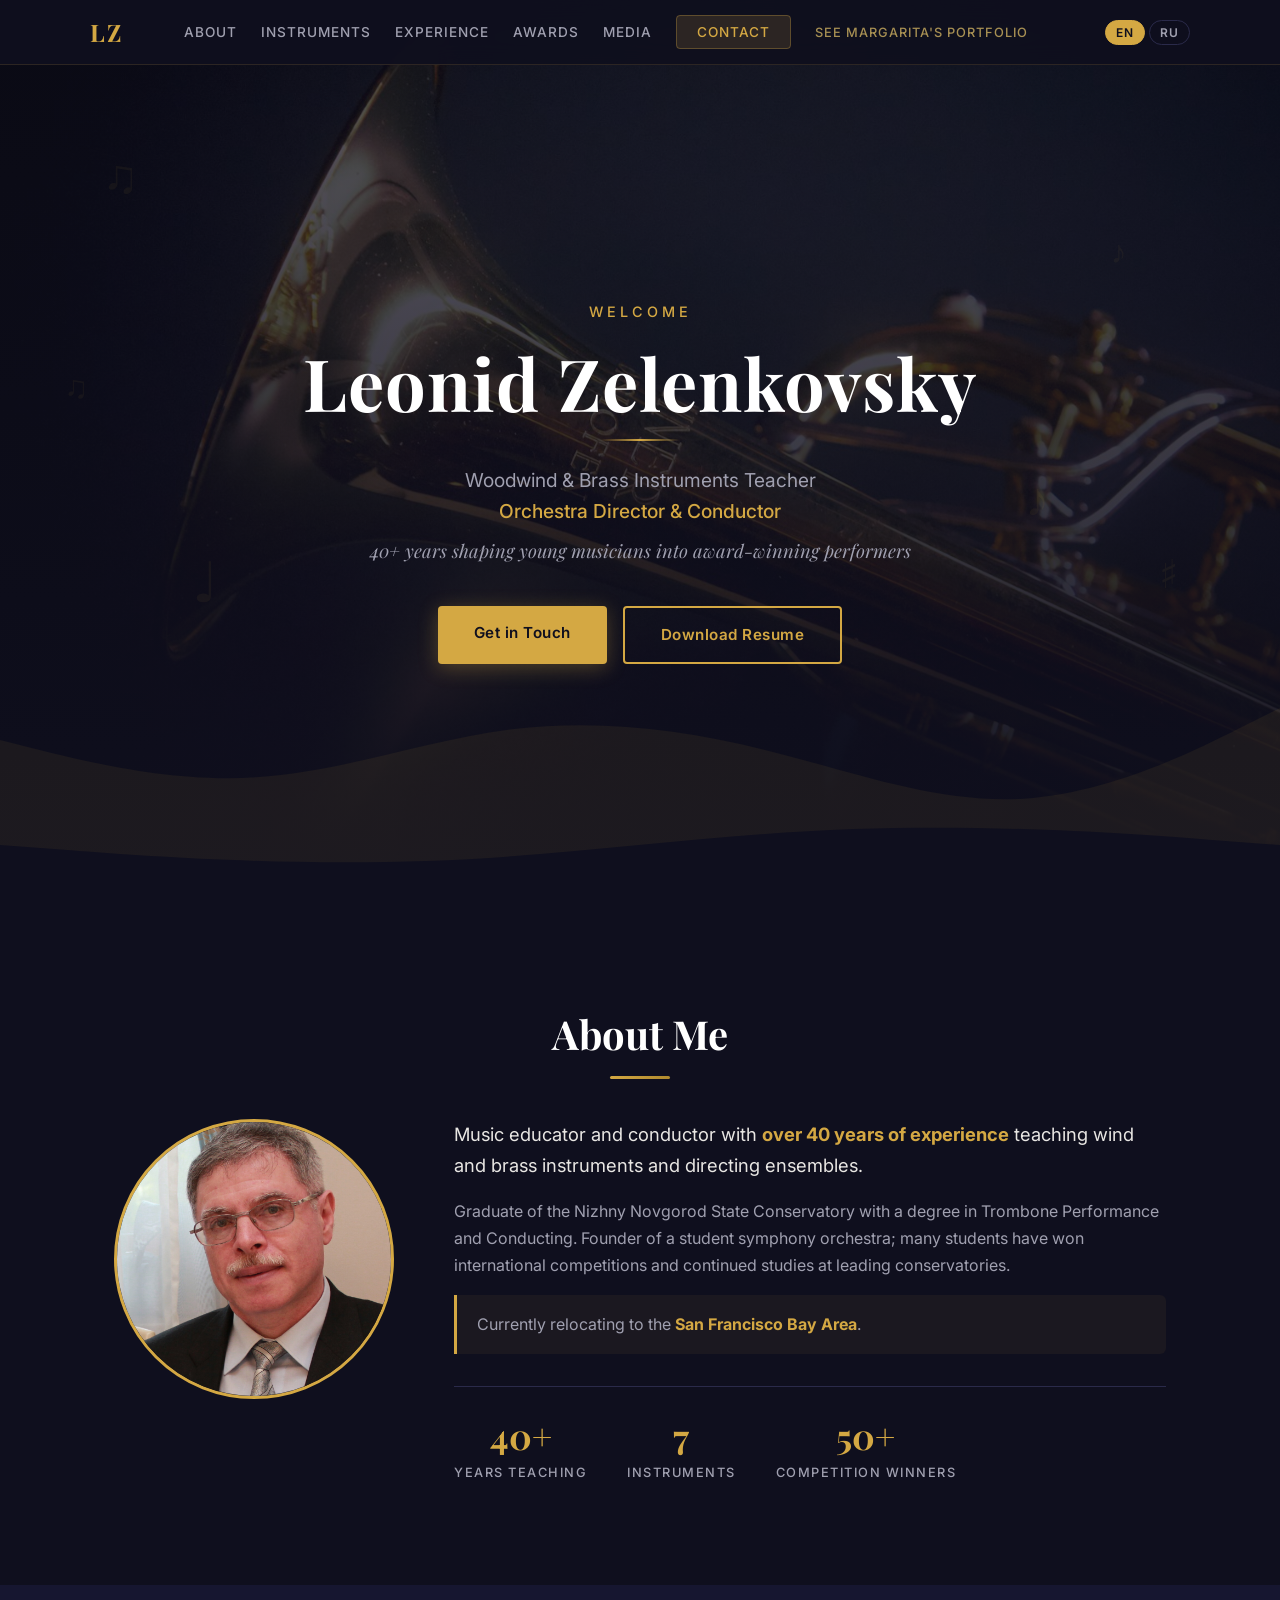
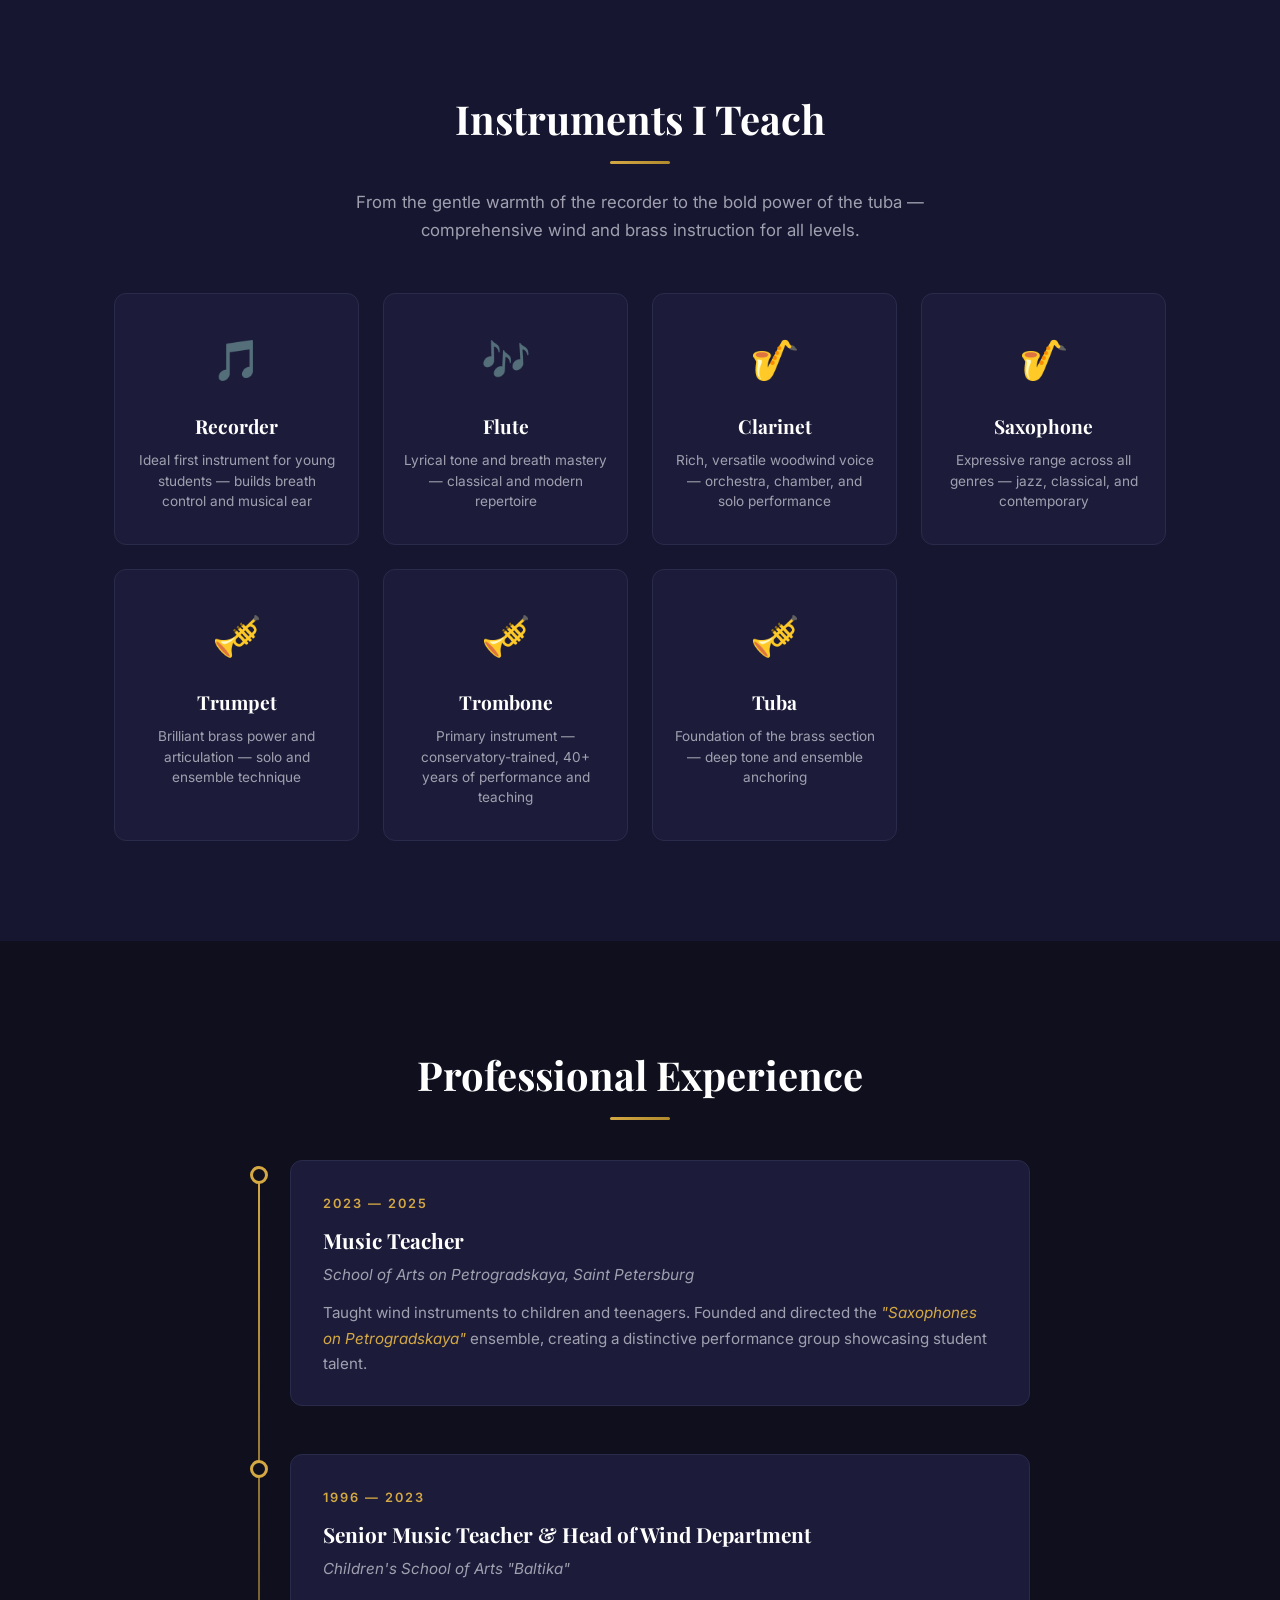
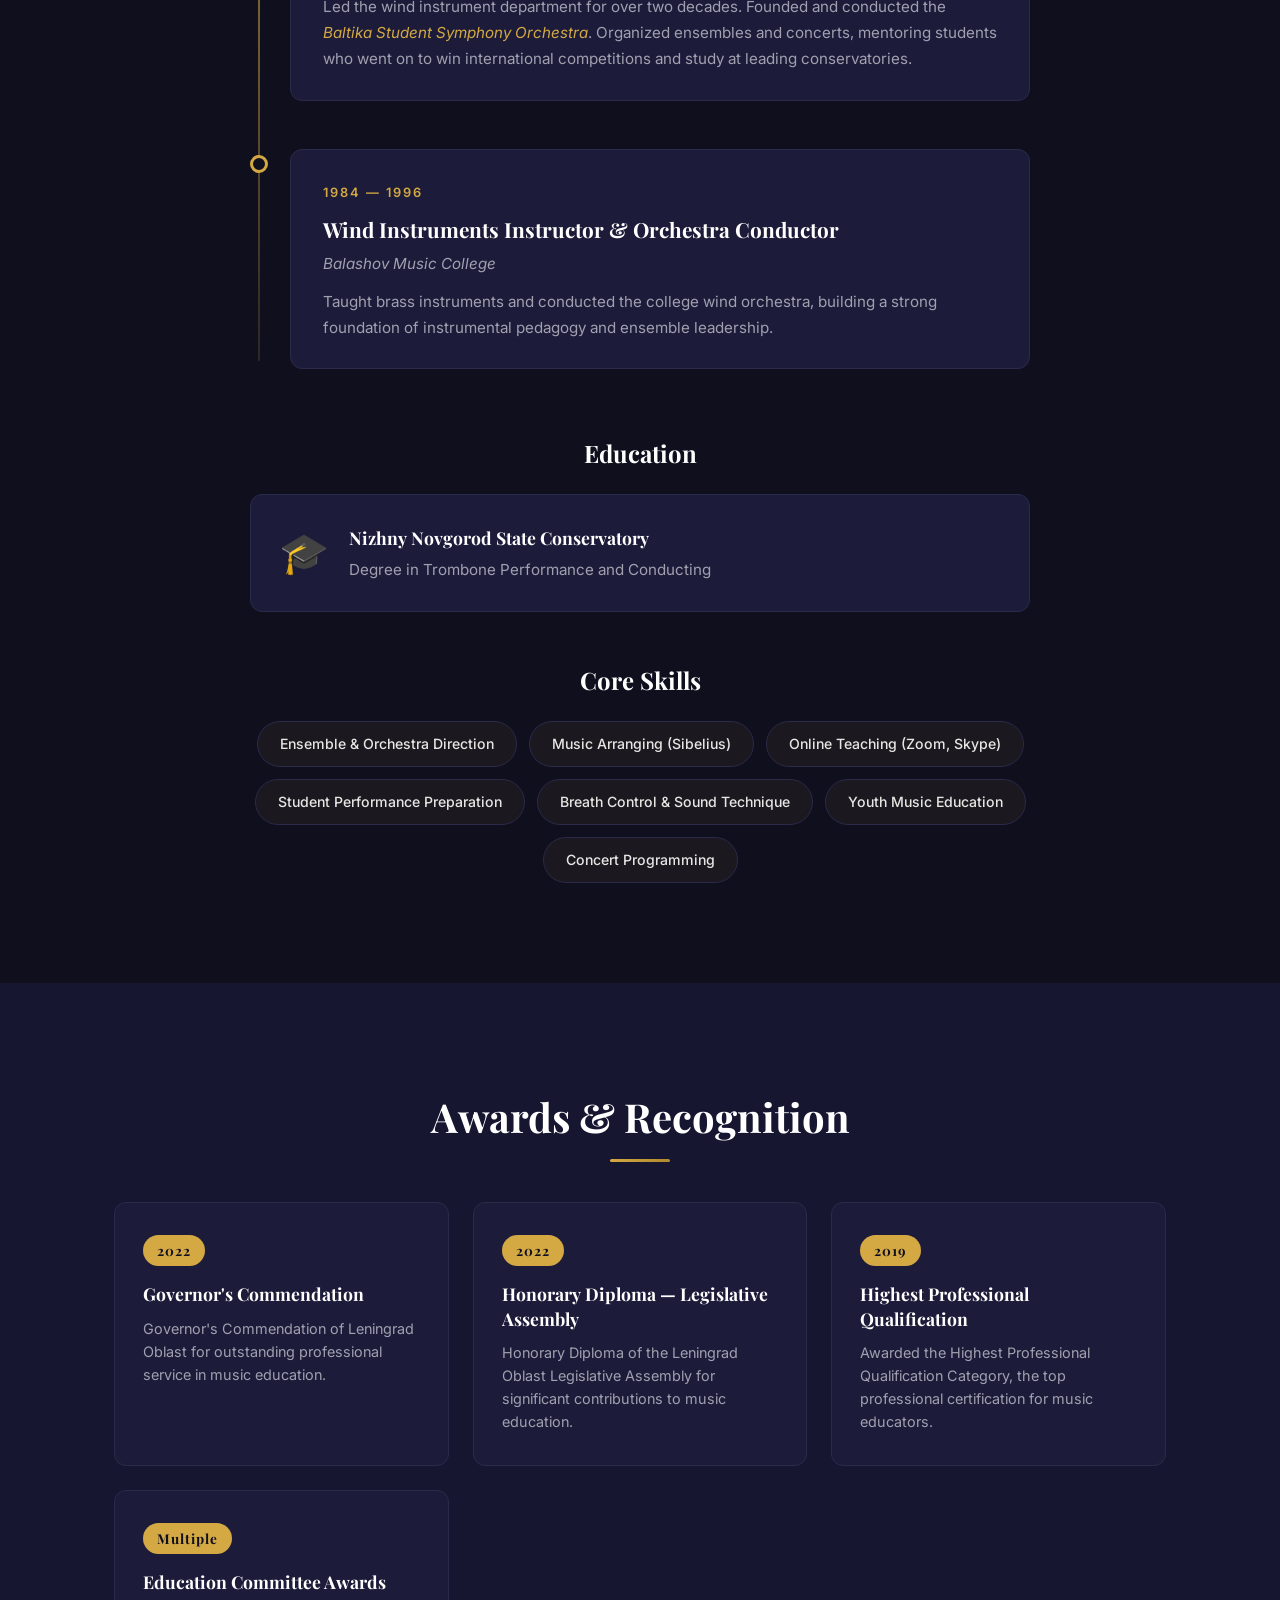
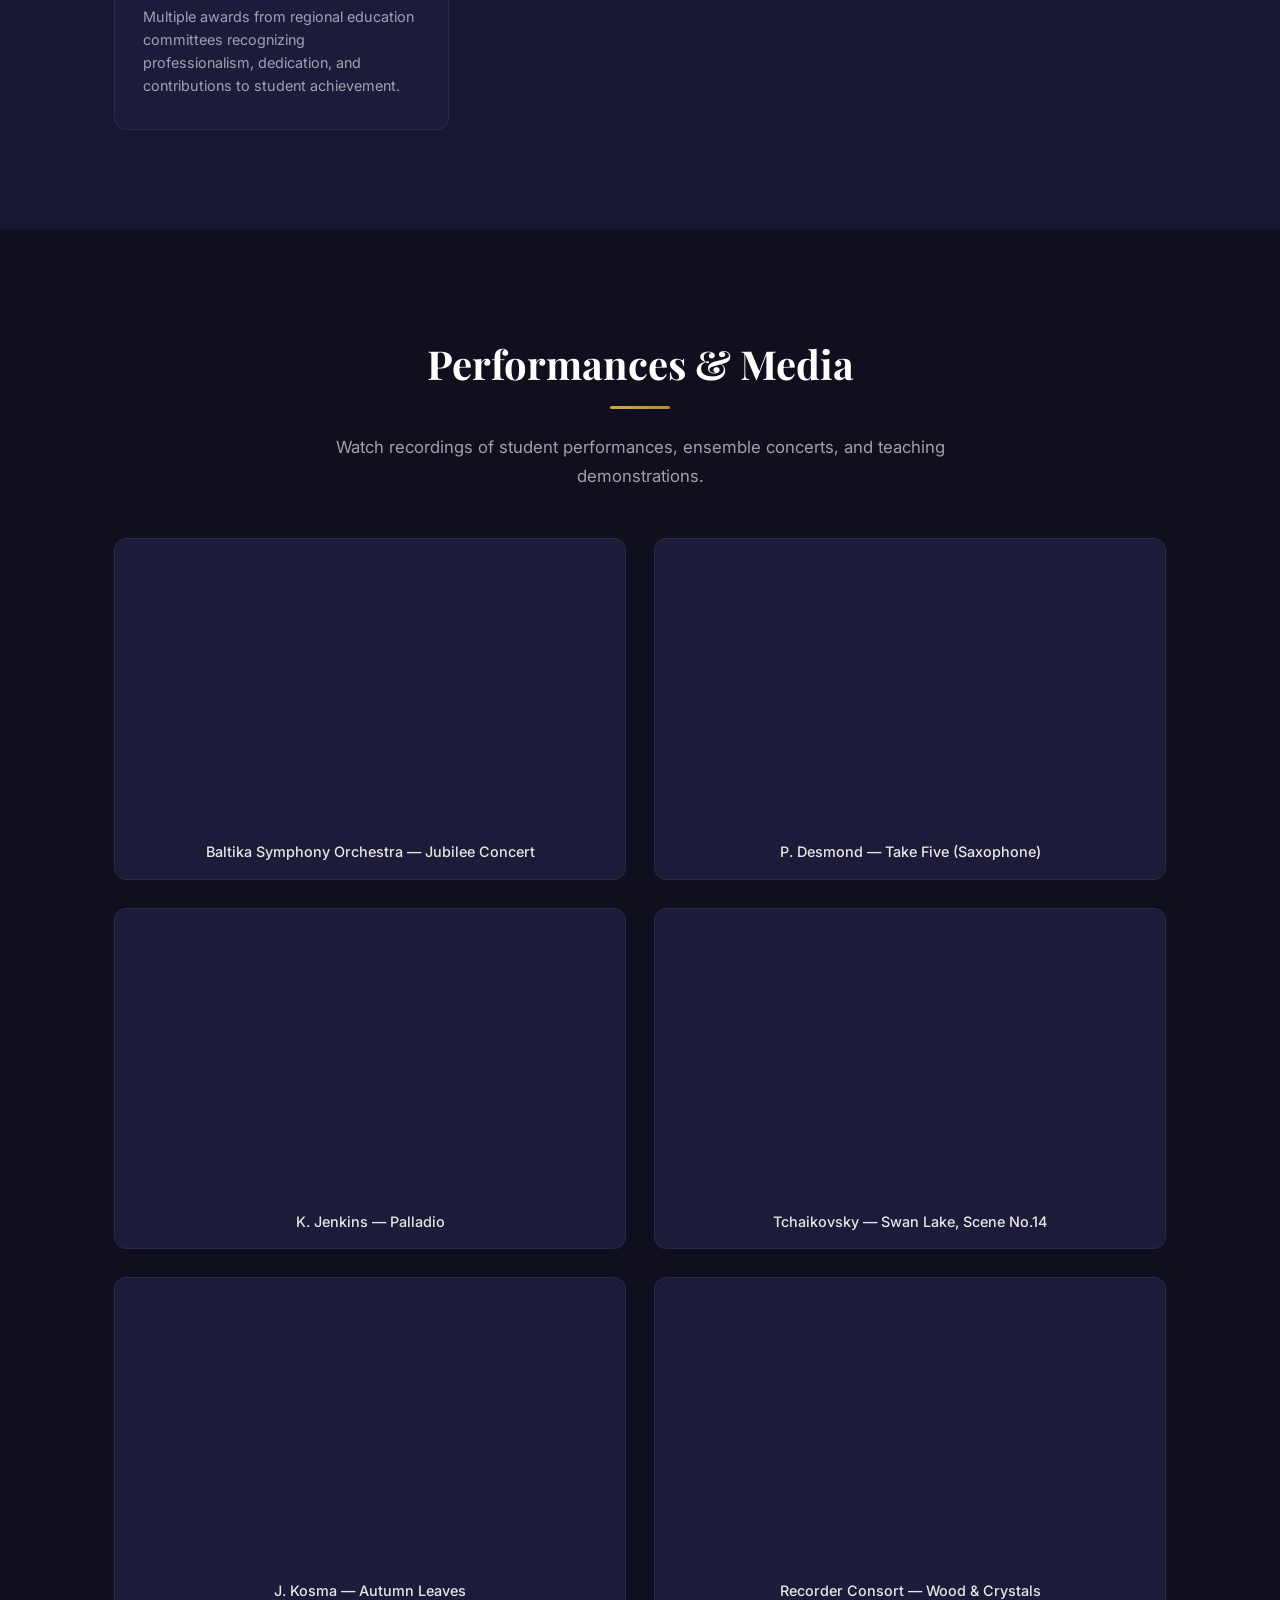
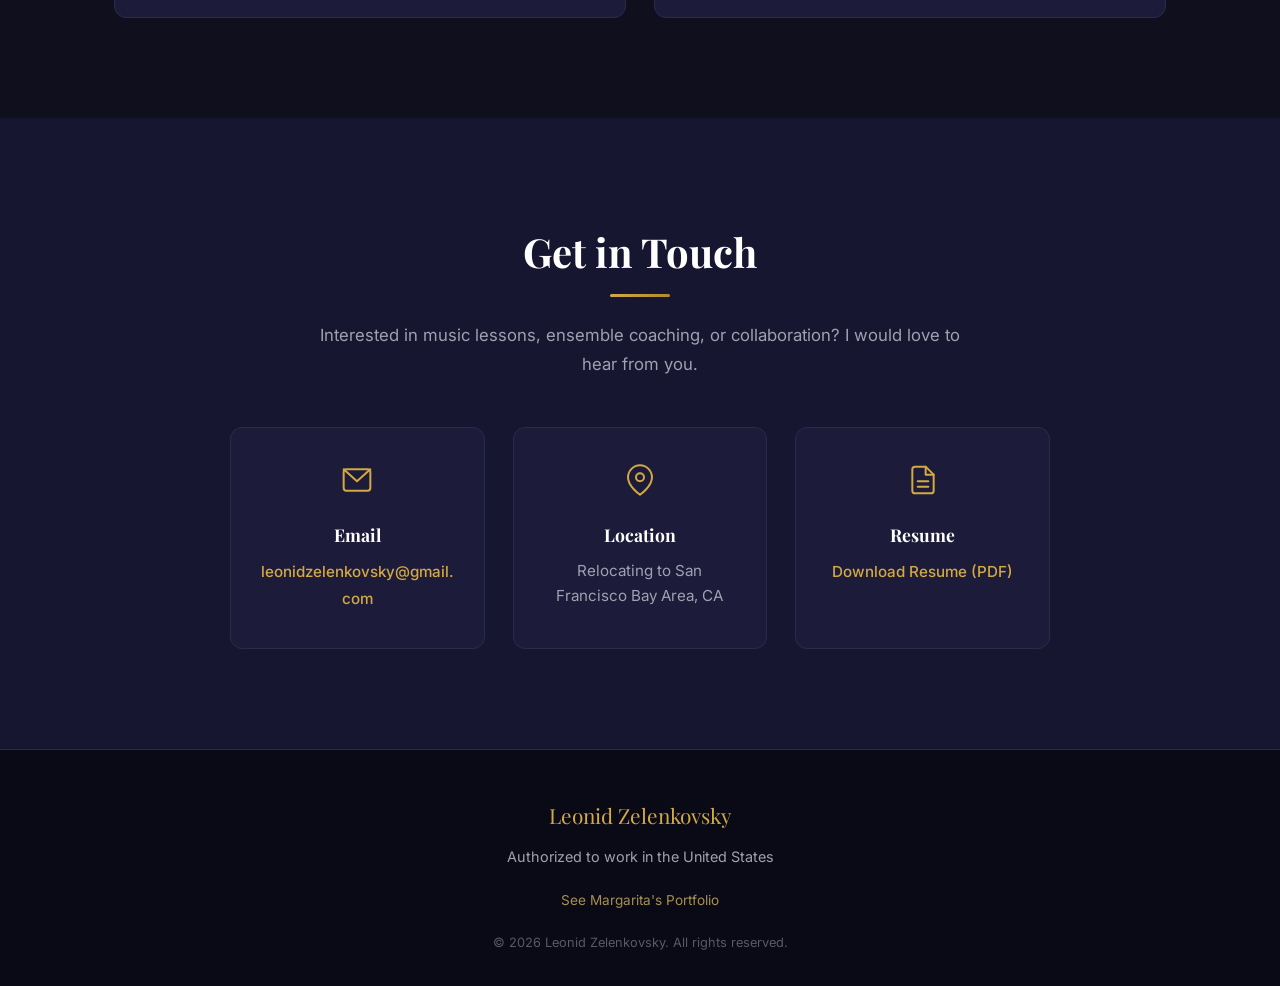
<file: index.html>
<!DOCTYPE html>
<html lang="en">
<head>
  <meta charset="UTF-8">
  <meta name="viewport" content="width=device-width, initial-scale=1.0">
  <title>Leonid Zelenkovsky — Woodwind & Brass Teacher | Orchestra Director</title>
  <meta name="description" content="Leonid Zelenkovsky — Music educator and conductor with over 40 years of experience teaching wind and brass instruments and directing ensembles in the San Francisco Bay Area.">
  <link rel="preconnect" href="https://fonts.googleapis.com">
  <link rel="preconnect" href="https://fonts.gstatic.com" crossorigin>
  <link href="https://fonts.googleapis.com/css2?family=Inter:wght@300;400;500;600&family=Playfair+Display:ital,wght@0,400;0,600;0,700;1,400&display=swap" rel="stylesheet">
  <link rel="stylesheet" href="style.css">
</head>
<body>

  <!-- Navigation -->
  <nav class="navbar">
    <div class="nav-container">
      <a href="#hero" class="nav-logo">LZ</a>

      <ul class="nav-links">
        <li><a href="#about"><span class="en">About</span><span class="ru">Обо мне</span></a></li>
        <li><a href="#instruments"><span class="en">Instruments</span><span class="ru">Инструменты</span></a></li>
        <li><a href="#experience"><span class="en">Experience</span><span class="ru">Опыт</span></a></li>
        <li><a href="#awards"><span class="en">Awards</span><span class="ru">Награды</span></a></li>
        <li><a href="#media"><span class="en">Media</span><span class="ru">Медиа</span></a></li>
        <li><a href="#contact" class="nav-cta"><span class="en">Contact</span><span class="ru">Контакт</span></a></li>
        <li><a href="https://margarita.zelenkovsky.com" class="nav-partner"><span class="en">See Margarita's Portfolio</span><span class="ru">Портфолио Маргариты</span></a></li>
      </ul>

      <div class="lang-toggle">
        <button class="lang-btn active" data-lang="en" onclick="setLang('en')">EN</button>
        <button class="lang-btn" data-lang="ru" onclick="setLang('ru')">RU</button>
      </div>

      <button class="nav-hamburger" aria-label="Toggle menu" onclick="toggleMobileMenu()">
        <span></span>
        <span></span>
        <span></span>
      </button>
    </div>
  </nav>

  <!-- Mobile menu overlay (outside navbar to avoid stacking context issues) -->
  <div class="mobile-menu" id="mobileMenu">
    <button class="mobile-close" aria-label="Close menu" onclick="toggleMobileMenu()">&times;</button>
    <ul class="mobile-menu-links">
      <li><a href="#about" onclick="toggleMobileMenu()"><span class="en">About</span><span class="ru">Обо мне</span></a></li>
      <li><a href="#instruments" onclick="toggleMobileMenu()"><span class="en">Instruments</span><span class="ru">Инструменты</span></a></li>
      <li><a href="#experience" onclick="toggleMobileMenu()"><span class="en">Experience</span><span class="ru">Опыт</span></a></li>
      <li><a href="#awards" onclick="toggleMobileMenu()"><span class="en">Awards</span><span class="ru">Награды</span></a></li>
      <li><a href="#media" onclick="toggleMobileMenu()"><span class="en">Media</span><span class="ru">Медиа</span></a></li>
      <li><a href="#contact" onclick="toggleMobileMenu()"><span class="en">Contact</span><span class="ru">Контакт</span></a></li>
      <li><a href="https://margarita.zelenkovsky.com" class="nav-partner"><span class="en">See Margarita's Portfolio</span><span class="ru">Портфолио Маргариты</span></a></li>
    </ul>
    <div class="mobile-lang-toggle">
      <button class="lang-btn active" data-lang="en" onclick="setLang('en')">EN</button>
      <button class="lang-btn" data-lang="ru" onclick="setLang('ru')">RU</button>
    </div>
  </div>

  <!-- Hero Section -->
  <section id="hero" class="hero">
    <div class="hero-decoration">
      <svg viewBox="0 0 1440 320" preserveAspectRatio="none" class="hero-wave">
        <path fill="rgba(212,168,67,0.07)" d="M0,160L48,170.7C96,181,192,203,288,197.3C384,192,480,160,576,149.3C672,139,768,149,864,170.7C960,192,1056,224,1152,218.7C1248,213,1344,171,1392,149.3L1440,128L1440,320L1392,320C1344,320,1248,320,1152,320C1056,320,960,320,864,320C768,320,672,320,576,320C480,320,384,320,288,320C192,320,96,320,48,320L0,320Z"/>
      </svg>
    </div>

    <div class="hero-notes" aria-hidden="true">
      <span class="note note-1">&#9835;</span>
      <span class="note note-2">&#9834;</span>
      <span class="note note-3">&#9833;</span>
      <span class="note note-4">&#9839;</span>
      <span class="note note-5">&#9835;</span>
      <span class="note note-6">&#9834;</span>
    </div>

    <div class="hero-content">
      <p class="hero-greeting">
        <span class="en">Welcome</span><span class="ru">Добро пожаловать</span>
      </p>
      <h1 class="hero-name">
        <span class="en">Leonid Zelenkovsky</span><span class="ru">Леонид Зеленковский</span>
      </h1>
      <div class="hero-divider"></div>
      <p class="hero-title">
        <span class="en">Woodwind &amp; Brass Instruments Teacher<br><span class="hero-title-accent">Orchestra Director &amp; Conductor</span></span>
        <span class="ru">Преподаватель духовых и медных инструментов<br><span class="hero-title-accent">Дирижёр оркестра</span></span>
      </p>
      <p class="hero-tagline">
        <span class="en">40+ years shaping young musicians into award-winning performers</span>
        <span class="ru">Более 40 лет воспитания молодых музыкантов — лауреатов международных конкурсов</span>
      </p>
      <div class="hero-actions">
        <a href="#contact" class="btn btn-primary"><span class="en">Get in Touch</span><span class="ru">Связаться</span></a>
        <a href="Leonid_Zelenkovsky_CV.pdf" download class="btn btn-outline"><span class="en">Download Resume</span><span class="ru">Скачать резюме</span></a>
      </div>
    </div>

    <svg viewBox="0 0 1440 120" preserveAspectRatio="none" class="section-wave">
      <path fill="var(--bg-primary)" d="M0,64L80,69.3C160,75,320,85,480,80C640,75,800,53,960,48C1120,43,1280,53,1360,58.7L1440,64L1440,120L1360,120C1280,120,1120,120,960,120C800,120,640,120,480,120C320,120,160,120,80,120L0,120Z"/>
    </svg>
  </section>

  <!-- About Section -->
  <section id="about" class="section about">
    <div class="container">
      <h2 class="section-title"><span class="en">About Me</span><span class="ru">Обо мне</span></h2>
      <div class="section-title-line"></div>
      <div class="about-grid">
        <div class="about-portrait">
          <div class="portrait-frame">
            <img src="leonid-photo.jpg" alt="Leonid Zelenkovsky" class="portrait-img">
          </div>
        </div>
        <div class="about-text">
          <div class="en">
            <p class="about-lead">Music educator and conductor with <strong>over 40 years of experience</strong> teaching wind and brass instruments and directing ensembles.</p>
            <p>Graduate of the Nizhny Novgorod State Conservatory with a degree in Trombone Performance and Conducting. Founder of a student symphony orchestra; many students have won international competitions and continued studies at leading conservatories.</p>
            <p class="about-highlight">Currently relocating to the <strong>San Francisco Bay Area</strong>.</p>
          </div>
          <div class="ru">
            <p class="about-lead">Музыкант-педагог и дирижёр с <strong>более чем 40-летним опытом</strong> преподавания духовых и медных инструментов и руководства ансамблями.</p>
            <p>Выпускник Нижегородской государственной консерватории по специальности тромбон и дирижирование. Основатель ученического симфонического оркестра; многие ученики стали лауреатами международных конкурсов и продолжили обучение в ведущих консерваториях.</p>
            <p class="about-highlight">Переезжает в район <strong>Сан-Франциско Bay Area</strong>.</p>
          </div>
          <div class="about-stats">
            <div class="stat">
              <span class="stat-number">40+</span>
              <span class="stat-label"><span class="en">Years Teaching</span><span class="ru">Лет опыта</span></span>
            </div>
            <div class="stat">
              <span class="stat-number">7</span>
              <span class="stat-label"><span class="en">Instruments</span><span class="ru">Инструментов</span></span>
            </div>
            <div class="stat">
              <span class="stat-number">50+</span>
              <span class="stat-label"><span class="en">Competition Winners</span><span class="ru">Лауреатов конкурсов</span></span>
            </div>
          </div>
        </div>
      </div>
    </div>
  </section>

  <!-- Specializations / Instruments Section -->
  <section id="instruments" class="section specializations">
    <div class="container">
      <h2 class="section-title"><span class="en">Instruments I Teach</span><span class="ru">Инструменты, которые я преподаю</span></h2>
      <div class="section-title-line"></div>
      <p class="section-subtitle">
        <span class="en">From the gentle warmth of the recorder to the bold power of the tuba — comprehensive wind and brass instruction for all levels.</span>
        <span class="ru">От нежного звучания блокфлейты до мощи тубы — комплексное обучение духовым и медным инструментам для всех уровней.</span>
      </p>
      <div class="specializations-grid">

        <div class="spec-card">
          <div class="spec-icon">&#127925;</div>
          <h3><span class="en">Recorder</span><span class="ru">Блокфлейта</span></h3>
          <p><span class="en">Ideal first instrument for young students — builds breath control and musical ear</span><span class="ru">Идеальный первый инструмент для юных учеников — развивает дыхание и музыкальный слух</span></p>
        </div>

        <div class="spec-card">
          <div class="spec-icon">&#127926;</div>
          <h3><span class="en">Flute</span><span class="ru">Флейта</span></h3>
          <p><span class="en">Lyrical tone and breath mastery — classical and modern repertoire</span><span class="ru">Лирическое звучание и мастерство дыхания — классический и современный репертуар</span></p>
        </div>

        <div class="spec-card">
          <div class="spec-icon">&#127927;</div>
          <h3><span class="en">Clarinet</span><span class="ru">Кларнет</span></h3>
          <p><span class="en">Rich, versatile woodwind voice — orchestra, chamber, and solo performance</span><span class="ru">Богатый, универсальный голос — оркестр, камерная и сольная игра</span></p>
        </div>

        <div class="spec-card">
          <div class="spec-icon">&#127927;</div>
          <h3><span class="en">Saxophone</span><span class="ru">Саксофон</span></h3>
          <p><span class="en">Expressive range across all genres — jazz, classical, and contemporary</span><span class="ru">Выразительный диапазон во всех жанрах — джаз, классика, современная музыка</span></p>
        </div>

        <div class="spec-card">
          <div class="spec-icon">&#127930;</div>
          <h3><span class="en">Trumpet</span><span class="ru">Труба</span></h3>
          <p><span class="en">Brilliant brass power and articulation — solo and ensemble technique</span><span class="ru">Блестящая мощь и артикуляция — сольная и ансамблевая техника</span></p>
        </div>

        <div class="spec-card">
          <div class="spec-icon">&#127930;</div>
          <h3><span class="en">Trombone</span><span class="ru">Тромбон</span></h3>
          <p><span class="en">Primary instrument — conservatory-trained, 40+ years of performance and teaching</span><span class="ru">Основной инструмент — консерваторское образование, 40+ лет исполнительства и преподавания</span></p>
        </div>

        <div class="spec-card">
          <div class="spec-icon">&#127930;</div>
          <h3><span class="en">Tuba</span><span class="ru">Туба</span></h3>
          <p><span class="en">Foundation of the brass section — deep tone and ensemble anchoring</span><span class="ru">Основа медной группы — глубокий звук и опора ансамбля</span></p>
        </div>

      </div>
    </div>
  </section>

  <!-- Experience Section -->
  <section id="experience" class="section experience">
    <div class="container">
      <h2 class="section-title"><span class="en">Professional Experience</span><span class="ru">Профессиональный опыт</span></h2>
      <div class="section-title-line"></div>

      <div class="timeline">

        <div class="timeline-item">
          <div class="timeline-marker"></div>
          <div class="timeline-content">
            <span class="timeline-date">2023 — 2025</span>
            <h3><span class="en">Music Teacher</span><span class="ru">Преподаватель музыки</span></h3>
            <h4><span class="en">School of Arts on Petrogradskaya, Saint Petersburg</span><span class="ru">Школа искусств на Петроградской, Санкт-Петербург</span></h4>
            <p><span class="en">Taught wind instruments to children and teenagers. Founded and directed the <em>"Saxophones on Petrogradskaya"</em> ensemble, creating a distinctive performance group showcasing student talent.</span><span class="ru">Преподавал духовые инструменты детям и подросткам. Основал и руководил ансамблем <em>«Саксофоны на Петроградской»</em>, создав яркий коллектив, раскрывающий таланты учеников.</span></p>
          </div>
        </div>

        <div class="timeline-item">
          <div class="timeline-marker"></div>
          <div class="timeline-content">
            <span class="timeline-date">1996 — 2023</span>
            <h3><span class="en">Senior Music Teacher &amp; Head of Wind Department</span><span class="ru">Старший преподаватель и заведующий отделением духовых инструментов</span></h3>
            <h4><span class="en">Children's School of Arts "Baltika"</span><span class="ru">Детская школа искусств «Балтика»</span></h4>
            <p><span class="en">Led the wind instrument department for over two decades. Founded and conducted the <em>Baltika Student Symphony Orchestra</em>. Organized ensembles and concerts, mentoring students who went on to win international competitions and study at leading conservatories.</span><span class="ru">Руководил отделением духовых инструментов более двух десятилетий. Основал и дирижировал <em>ученическим симфоническим оркестром «Балтика»</em>. Организовывал ансамбли и концерты, воспитывая учеников-лауреатов международных конкурсов.</span></p>
          </div>
        </div>

        <div class="timeline-item">
          <div class="timeline-marker"></div>
          <div class="timeline-content">
            <span class="timeline-date">1984 — 1996</span>
            <h3><span class="en">Wind Instruments Instructor &amp; Orchestra Conductor</span><span class="ru">Преподаватель духовых инструментов и дирижёр оркестра</span></h3>
            <h4><span class="en">Balashov Music College</span><span class="ru">Балашовское музыкальное училище</span></h4>
            <p><span class="en">Taught brass instruments and conducted the college wind orchestra, building a strong foundation of instrumental pedagogy and ensemble leadership.</span><span class="ru">Преподавал медные духовые инструменты и дирижировал духовым оркестром училища, формируя прочную основу инструментальной педагогики и руководства ансамблем.</span></p>
          </div>
        </div>

      </div>

      <!-- Education -->
      <div class="education-block">
        <h3 class="education-heading"><span class="en">Education</span><span class="ru">Образование</span></h3>
        <div class="education-card">
          <div class="edu-icon">&#127891;</div>
          <div>
            <h4><span class="en">Nizhny Novgorod State Conservatory</span><span class="ru">Нижегородская государственная консерватория</span></h4>
            <p><span class="en">Degree in Trombone Performance and Conducting</span><span class="ru">Специальность: тромбон и дирижирование</span></p>
          </div>
        </div>
      </div>

      <!-- Skills -->
      <div class="skills-block">
        <h3 class="skills-heading"><span class="en">Core Skills</span><span class="ru">Ключевые навыки</span></h3>
        <div class="skills-list">
          <span class="skill-tag"><span class="en">Ensemble &amp; Orchestra Direction</span><span class="ru">Руководство ансамблем и оркестром</span></span>
          <span class="skill-tag"><span class="en">Music Arranging (Sibelius)</span><span class="ru">Аранжировка (Sibelius)</span></span>
          <span class="skill-tag"><span class="en">Online Teaching (Zoom, Skype)</span><span class="ru">Онлайн-обучение (Zoom, Skype)</span></span>
          <span class="skill-tag"><span class="en">Student Performance Preparation</span><span class="ru">Подготовка учеников к выступлениям</span></span>
          <span class="skill-tag"><span class="en">Breath Control &amp; Sound Technique</span><span class="ru">Контроль дыхания и звукоизвлечение</span></span>
          <span class="skill-tag"><span class="en">Youth Music Education</span><span class="ru">Музыкальное образование молодёжи</span></span>
          <span class="skill-tag"><span class="en">Concert Programming</span><span class="ru">Концертное программирование</span></span>
        </div>
      </div>
    </div>
  </section>

  <!-- Awards Section -->
  <section id="awards" class="section awards">
    <div class="container">
      <h2 class="section-title"><span class="en">Awards &amp; Recognition</span><span class="ru">Награды и признание</span></h2>
      <div class="section-title-line"></div>
      <div class="awards-grid">

        <div class="award-card">
          <div class="award-year">2022</div>
          <h3><span class="en">Governor's Commendation</span><span class="ru">Благодарность губернатора</span></h3>
          <p><span class="en">Governor's Commendation of Leningrad Oblast for outstanding professional service in music education.</span><span class="ru">Благодарность губернатора Ленинградской области за выдающуюся профессиональную деятельность в сфере музыкального образования.</span></p>
        </div>

        <div class="award-card">
          <div class="award-year">2022</div>
          <h3><span class="en">Honorary Diploma — Legislative Assembly</span><span class="ru">Почётная грамота — Законодательное собрание</span></h3>
          <p><span class="en">Honorary Diploma of the Leningrad Oblast Legislative Assembly for significant contributions to music education.</span><span class="ru">Почётная грамота Законодательного собрания Ленинградской области за значительный вклад в музыкальное образование.</span></p>
        </div>

        <div class="award-card">
          <div class="award-year">2019</div>
          <h3><span class="en">Highest Professional Qualification</span><span class="ru">Высшая квалификационная категория</span></h3>
          <p><span class="en">Awarded the Highest Professional Qualification Category, the top professional certification for music educators.</span><span class="ru">Присвоена высшая квалификационная категория — наивысшая профессиональная аттестация для педагогов музыки.</span></p>
        </div>

        <div class="award-card">
          <div class="award-year"><span class="en">Multiple</span><span class="ru">Многократно</span></div>
          <h3><span class="en">Education Committee Awards</span><span class="ru">Награды комитетов образования</span></h3>
          <p><span class="en">Multiple awards from regional education committees recognizing professionalism, dedication, and contributions to student achievement.</span><span class="ru">Многочисленные награды региональных комитетов образования за профессионализм, преданность делу и вклад в достижения учеников.</span></p>
        </div>

      </div>
    </div>
  </section>

  <!-- Media Section -->
  <section id="media" class="section media">
    <div class="container">
      <h2 class="section-title"><span class="en">Performances &amp; Media</span><span class="ru">Выступления и медиа</span></h2>
      <div class="section-title-line"></div>
      <p class="section-subtitle">
        <span class="en">Watch recordings of student performances, ensemble concerts, and teaching demonstrations.</span>
        <span class="ru">Смотрите записи выступлений учеников, концертов ансамблей и педагогических демонстраций.</span>
      </p>
      <div class="media-grid">

        <div class="video-item">
          <div class="video-wrapper">
            <iframe src="https://www.youtube.com/embed/bPzbYGNdBms" title="Baltika Symphony Orchestra — Jubilee Concert" frameborder="0" allow="accelerometer; autoplay; clipboard-write; encrypted-media; gyroscope; picture-in-picture" allowfullscreen loading="lazy"></iframe>
          </div>
          <p class="video-caption"><span class="en">Baltika Symphony Orchestra — Jubilee Concert</span><span class="ru">Симфонический оркестр «Балтика» — Юбилейный концерт</span></p>
        </div>

        <div class="video-item">
          <div class="video-wrapper">
            <iframe src="https://www.youtube.com/embed/teQLlKoWmQA" title="P. Desmond — Take Five (Saxophone)" frameborder="0" allow="accelerometer; autoplay; clipboard-write; encrypted-media; gyroscope; picture-in-picture" allowfullscreen loading="lazy"></iframe>
          </div>
          <p class="video-caption"><span class="en">P. Desmond — Take Five (Saxophone)</span><span class="ru">П. Дезмонд — Take Five (саксофон)</span></p>
        </div>

        <div class="video-item">
          <div class="video-wrapper">
            <iframe src="https://www.youtube.com/embed/GqaPJhj9SzU" title="K. Jenkins — Palladio" frameborder="0" allow="accelerometer; autoplay; clipboard-write; encrypted-media; gyroscope; picture-in-picture" allowfullscreen loading="lazy"></iframe>
          </div>
          <p class="video-caption"><span class="en">K. Jenkins — Palladio</span><span class="ru">К. Дженкинс — Палладио</span></p>
        </div>

        <div class="video-item">
          <div class="video-wrapper">
            <iframe src="https://www.youtube.com/embed/kDeoE7B37b4" title="Tchaikovsky — Swan Lake, Scene No.14" frameborder="0" allow="accelerometer; autoplay; clipboard-write; encrypted-media; gyroscope; picture-in-picture" allowfullscreen loading="lazy"></iframe>
          </div>
          <p class="video-caption"><span class="en">Tchaikovsky — Swan Lake, Scene No.14</span><span class="ru">П.И. Чайковский — «Лебединое озеро», Сцена №14</span></p>
        </div>

        <div class="video-item">
          <div class="video-wrapper">
            <iframe src="https://www.youtube.com/embed/SGvaH3ix4FM" title="J. Kosma — Autumn Leaves" frameborder="0" allow="accelerometer; autoplay; clipboard-write; encrypted-media; gyroscope; picture-in-picture" allowfullscreen loading="lazy"></iframe>
          </div>
          <p class="video-caption"><span class="en">J. Kosma — Autumn Leaves</span><span class="ru">Ж. Косма — «Опавшие листья»</span></p>
        </div>

        <div class="video-item">
          <div class="video-wrapper">
            <iframe src="https://www.youtube.com/embed/HLIzdRB-BvE" title="Recorder Consort — Wood & Crystals" frameborder="0" allow="accelerometer; autoplay; clipboard-write; encrypted-media; gyroscope; picture-in-picture" allowfullscreen loading="lazy"></iframe>
          </div>
          <p class="video-caption"><span class="en">Recorder Consort — Wood &amp; Crystals</span><span class="ru">Консорт блокфлейт — Wood &amp; Crystals</span></p>
        </div>

      </div>
    </div>
  </section>

  <!-- Contact Section -->
  <section id="contact" class="section contact">
    <div class="container">
      <h2 class="section-title"><span class="en">Get in Touch</span><span class="ru">Связаться</span></h2>
      <div class="section-title-line"></div>
      <p class="section-subtitle">
        <span class="en">Interested in music lessons, ensemble coaching, or collaboration? I would love to hear from you.</span>
        <span class="ru">Заинтересованы в уроках музыки, работе с ансамблем или сотрудничестве? Буду рад вашему обращению.</span>
      </p>

      <div class="contact-content">
        <div class="contact-card">
          <div class="contact-icon">
            <svg viewBox="0 0 24 24" width="32" height="32" fill="none" stroke="var(--accent)" stroke-width="1.5" stroke-linecap="round" stroke-linejoin="round">
              <rect x="2" y="4" width="20" height="16" rx="2"/>
              <path d="M22,4 L12,13 L2,4"/>
            </svg>
          </div>
          <h3><span class="en">Email</span><span class="ru">Эл. почта</span></h3>
          <a href="mailto:leonidzelenkovsky@gmail.com" class="contact-link">leonidzelenkovsky@gmail.com</a>
        </div>

        <div class="contact-card">
          <div class="contact-icon">
            <svg viewBox="0 0 24 24" width="32" height="32" fill="none" stroke="var(--accent)" stroke-width="1.5" stroke-linecap="round" stroke-linejoin="round">
              <path d="M21 10c0 7-9 13-9 13s-9-6-9-13a9 9 0 0 1 18 0z"/>
              <circle cx="12" cy="10" r="3"/>
            </svg>
          </div>
          <h3><span class="en">Location</span><span class="ru">Местоположение</span></h3>
          <p><span class="en">Relocating to San Francisco Bay Area, CA</span><span class="ru">Переезжает в район Сан-Франциско Bay Area, Калифорния</span></p>
        </div>

        <div class="contact-card">
          <div class="contact-icon">
            <svg viewBox="0 0 24 24" width="32" height="32" fill="none" stroke="var(--accent)" stroke-width="1.5" stroke-linecap="round" stroke-linejoin="round">
              <path d="M14 2H6a2 2 0 0 0-2 2v16a2 2 0 0 0 2 2h12a2 2 0 0 0 2-2V8z"/>
              <polyline points="14 2 14 8 20 8"/>
              <line x1="16" y1="13" x2="8" y2="13"/>
              <line x1="16" y1="17" x2="8" y2="17"/>
            </svg>
          </div>
          <h3><span class="en">Resume</span><span class="ru">Резюме</span></h3>
          <a href="Leonid_Zelenkovsky_CV.pdf" download class="contact-link"><span class="en">Download Resume (PDF)</span><span class="ru">Скачать резюме (PDF)</span></a>
        </div>
      </div>
    </div>
  </section>

  <!-- Footer -->
  <footer class="footer">
    <div class="container">
      <div class="footer-content">
        <p class="footer-name"><span class="en">Leonid Zelenkovsky</span><span class="ru">Леонид Зеленковский</span></p>
        <p class="footer-auth">
          <span class="en">Authorized to work in the United States</span>
          <span class="ru">Имеет право на работу в США</span>
        </p>
        <a href="https://margarita.zelenkovsky.com" class="footer-partner">
          <span class="en">See Margarita's Portfolio</span>
          <span class="ru">Портфолио Маргариты</span>
        </a>
        <p class="footer-copy">&copy; 2026 <span class="en">Leonid Zelenkovsky. All rights reserved.</span><span class="ru">Леонид Зеленковский. Все права защищены.</span></p>
      </div>
    </div>
  </footer>

  <script>
    function toggleMobileMenu() {
      document.getElementById('mobileMenu').classList.toggle('active');
    }

    function setLang(lang) {
      document.documentElement.setAttribute('data-lang', lang);
      localStorage.setItem('preferred-lang', lang);
      document.querySelectorAll('.lang-btn').forEach(b => b.classList.remove('active'));
      document.querySelectorAll('.lang-btn[data-lang="'+lang+'"]').forEach(b => b.classList.add('active'));
    }
    document.addEventListener('DOMContentLoaded', () => {
      const saved = localStorage.getItem('preferred-lang') || 'en';
      setLang(saved);
    });
  </script>

</body>
</html>
</file>
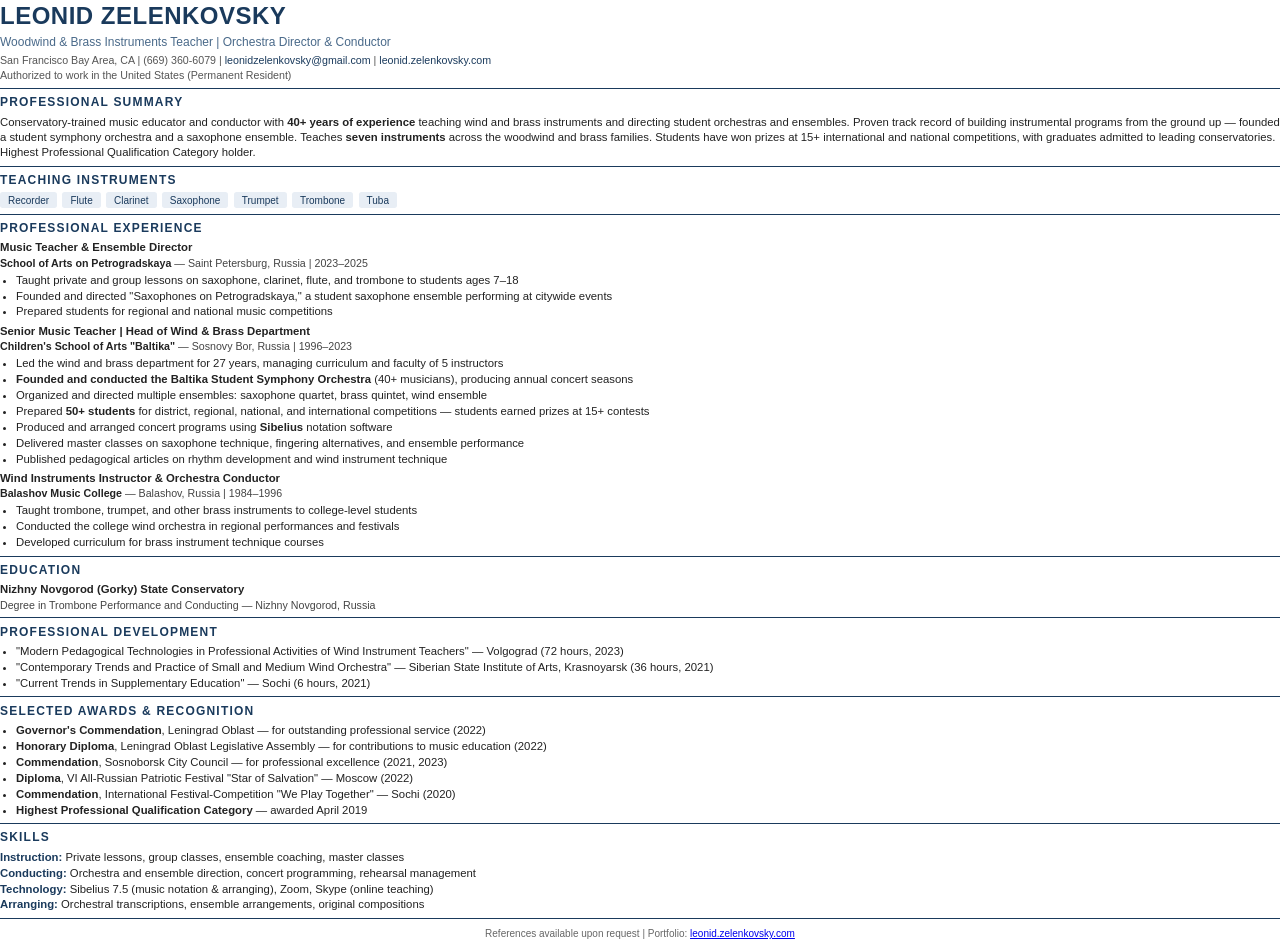
<file: Leonid_Zelenkovsky_CV.html>
<!DOCTYPE html>
<html lang="en">
<head>
<meta charset="UTF-8">
<title>Leonid Zelenkovsky — CV</title>
<style>
  @page { margin: 0.4in 0.5in; size: letter; }
  * { margin: 0; padding: 0; box-sizing: border-box; }
  body {
    font-family: 'Segoe UI', 'Helvetica Neue', Arial, sans-serif;
    font-size: 8.5pt;
    line-height: 1.35;
    color: #222;
  }
  h1 {
    font-size: 18pt;
    font-weight: 700;
    color: #1a3a5c;
    margin-bottom: 1pt;
    letter-spacing: 0.5px;
  }
  .subtitle {
    font-size: 9pt;
    color: #4a6a8a;
    font-weight: 500;
    margin-bottom: 2pt;
  }
  .contact-line {
    font-size: 8pt;
    color: #555;
    margin-bottom: 1pt;
  }
  .contact-line a { color: #1a3a5c; text-decoration: none; }
  hr {
    border: none;
    border-top: 1px solid #1a3a5c;
    margin: 4pt 0 4pt;
  }
  h2 {
    font-size: 9pt;
    font-weight: 700;
    color: #1a3a5c;
    text-transform: uppercase;
    letter-spacing: 1.2px;
    margin-bottom: 3pt;
  }
  h3 {
    font-size: 8.5pt;
    font-weight: 600;
    color: #222;
    margin-bottom: 0pt;
  }
  .org {
    font-size: 8pt;
    color: #444;
    margin-bottom: 2pt;
  }
  .org strong { color: #222; }
  ul {
    margin-left: 12pt;
    margin-bottom: 3pt;
  }
  li { margin-bottom: 0.5pt; }
  .instruments {
    display: flex;
    flex-wrap: wrap;
    gap: 4pt;
    margin-bottom: 2pt;
  }
  .instrument-tag {
    background: #e8eef5;
    color: #1a3a5c;
    padding: 1pt 6pt;
    border-radius: 2pt;
    font-size: 7.5pt;
    font-weight: 500;
  }
  .skills-grid {
    margin-bottom: 2pt;
  }
  .skills-grid p {
    margin-bottom: 0.5pt;
  }
  .skills-grid strong {
    color: #1a3a5c;
  }
  .section { margin-bottom: 3pt; }
  .small { font-size: 7.5pt; color: #666; }
</style>
</head>
<body>

<h1>LEONID ZELENKOVSKY</h1>
<div class="subtitle">Woodwind & Brass Instruments Teacher | Orchestra Director & Conductor</div>
<div class="contact-line">San Francisco Bay Area, CA | (669) 360-6079 | <a href="mailto:leonidzelenkovsky@gmail.com">leonidzelenkovsky@gmail.com</a> | <a href="https://leonid.zelenkovsky.com">leonid.zelenkovsky.com</a></div>
<div class="contact-line">Authorized to work in the United States (Permanent Resident)</div>

<hr>

<div class="section">
<h2>Professional Summary</h2>
<p>Conservatory-trained music educator and conductor with <strong>40+ years of experience</strong> teaching wind and brass instruments and directing student orchestras and ensembles. Proven track record of building instrumental programs from the ground up — founded a student symphony orchestra and a saxophone ensemble. Teaches <strong>seven instruments</strong> across the woodwind and brass families. Students have won prizes at 15+ international and national competitions, with graduates admitted to leading conservatories. Highest Professional Qualification Category holder.</p>
</div>

<hr>

<div class="section">
<h2>Teaching Instruments</h2>
<div class="instruments">
  <span class="instrument-tag">Recorder</span>
  <span class="instrument-tag">Flute</span>
  <span class="instrument-tag">Clarinet</span>
  <span class="instrument-tag">Saxophone</span>
  <span class="instrument-tag">Trumpet</span>
  <span class="instrument-tag">Trombone</span>
  <span class="instrument-tag">Tuba</span>
</div>
</div>

<hr>

<div class="section">
<h2>Professional Experience</h2>

<h3>Music Teacher & Ensemble Director</h3>
<div class="org"><strong>School of Arts on Petrogradskaya</strong> — Saint Petersburg, Russia | 2023–2025</div>
<ul>
  <li>Taught private and group lessons on saxophone, clarinet, flute, and trombone to students ages 7–18</li>
  <li>Founded and directed "Saxophones on Petrogradskaya," a student saxophone ensemble performing at citywide events</li>
  <li>Prepared students for regional and national music competitions</li>
</ul>

<h3>Senior Music Teacher | Head of Wind & Brass Department</h3>
<div class="org"><strong>Children's School of Arts "Baltika"</strong> — Sosnovy Bor, Russia | 1996–2023</div>
<ul>
  <li>Led the wind and brass department for 27 years, managing curriculum and faculty of 5 instructors</li>
  <li><strong>Founded and conducted the Baltika Student Symphony Orchestra</strong> (40+ musicians), producing annual concert seasons</li>
  <li>Organized and directed multiple ensembles: saxophone quartet, brass quintet, wind ensemble</li>
  <li>Prepared <strong>50+ students</strong> for district, regional, national, and international competitions — students earned prizes at 15+ contests</li>
  <li>Produced and arranged concert programs using <strong>Sibelius</strong> notation software</li>
  <li>Delivered master classes on saxophone technique, fingering alternatives, and ensemble performance</li>
  <li>Published pedagogical articles on rhythm development and wind instrument technique</li>
</ul>

<h3>Wind Instruments Instructor & Orchestra Conductor</h3>
<div class="org"><strong>Balashov Music College</strong> — Balashov, Russia | 1984–1996</div>
<ul>
  <li>Taught trombone, trumpet, and other brass instruments to college-level students</li>
  <li>Conducted the college wind orchestra in regional performances and festivals</li>
  <li>Developed curriculum for brass instrument technique courses</li>
</ul>
</div>

<hr>

<div class="section">
<h2>Education</h2>
<h3>Nizhny Novgorod (Gorky) State Conservatory</h3>
<div class="org">Degree in Trombone Performance and Conducting — Nizhny Novgorod, Russia</div>
</div>

<hr>

<div class="section">
<h2>Professional Development</h2>
<ul>
  <li>"Modern Pedagogical Technologies in Professional Activities of Wind Instrument Teachers" — Volgograd (72 hours, 2023)</li>
  <li>"Contemporary Trends and Practice of Small and Medium Wind Orchestra" — Siberian State Institute of Arts, Krasnoyarsk (36 hours, 2021)</li>
  <li>"Current Trends in Supplementary Education" — Sochi (6 hours, 2021)</li>
</ul>
</div>

<hr>

<div class="section">
<h2>Selected Awards & Recognition</h2>
<ul>
  <li><strong>Governor's Commendation</strong>, Leningrad Oblast — for outstanding professional service (2022)</li>
  <li><strong>Honorary Diploma</strong>, Leningrad Oblast Legislative Assembly — for contributions to music education (2022)</li>
  <li><strong>Commendation</strong>, Sosnoborsk City Council — for professional excellence (2021, 2023)</li>
  <li><strong>Diploma</strong>, VI All-Russian Patriotic Festival "Star of Salvation" — Moscow (2022)</li>
  <li><strong>Commendation</strong>, International Festival-Competition "We Play Together" — Sochi (2020)</li>
  <li><strong>Highest Professional Qualification Category</strong> — awarded April 2019</li>
</ul>
</div>

<hr>

<div class="section">
<h2>Skills</h2>
<div class="skills-grid">
  <p><strong>Instruction:</strong> Private lessons, group classes, ensemble coaching, master classes</p>
  <p><strong>Conducting:</strong> Orchestra and ensemble direction, concert programming, rehearsal management</p>
  <p><strong>Technology:</strong> Sibelius 7.5 (music notation & arranging), Zoom, Skype (online teaching)</p>
  <p><strong>Arranging:</strong> Orchestral transcriptions, ensemble arrangements, original compositions</p>
</div>
</div>

<hr>

<p class="small" style="text-align: center; margin-top: 6pt;">References available upon request | Portfolio: <a href="https://leonid.zelenkovsky.com">leonid.zelenkovsky.com</a></p>

</body>
</html>
</file>
<file: style.css>
/* ============================================
   Leonid Zelenkovsky — Portfolio Stylesheet
   Fonts: Playfair Display (headings), Inter (body)
   Theme: Deep Navy & Brass Gold
   ============================================ */

/* --- CSS Variables --- */
:root {
  --bg-primary: #0f0f1e;
  --bg-secondary: #161630;
  --bg-card: #1c1c3a;
  --accent: #d4a843;
  --accent-light: #e8c76a;
  --accent-dark: #b08a2e;
  --text-primary: #e8e6e3;
  --text-secondary: #a0a0b0;
  --text-heading: #ffffff;
  --border: #2a2a4a;
}

/* --- Language Switching --- */
[data-lang="en"] .ru { display: none; }
[data-lang="ru"] .en { display: none; }

/* --- Reset & Base --- */
*, *::before, *::after {
  margin: 0;
  padding: 0;
  box-sizing: border-box;
}

html {
  scroll-behavior: smooth;
  font-size: 16px;
}

body {
  font-family: 'Inter', -apple-system, BlinkMacSystemFont, sans-serif;
  color: var(--text-primary);
  background-color: var(--bg-primary);
  line-height: 1.7;
  overflow-x: hidden;
}

a {
  color: var(--accent);
  text-decoration: none;
  transition: color 0.3s ease;
}

a:hover {
  color: var(--accent-light);
}

img {
  max-width: 100%;
  display: block;
}

.container {
  max-width: 1100px;
  margin: 0 auto;
  padding: 0 24px;
}

/* --- Navigation --- */

.navbar {
  position: fixed;
  top: 0;
  left: 0;
  right: 0;
  z-index: 1000;
  background: rgba(15, 15, 30, 0.95);
  backdrop-filter: blur(12px);
  -webkit-backdrop-filter: blur(12px);
  border-bottom: 1px solid rgba(212, 168, 67, 0.15);
  padding: 0 24px;
}

.nav-container {
  max-width: 1100px;
  margin: 0 auto;
  display: flex;
  align-items: center;
  justify-content: space-between;
  height: 64px;
}

.nav-logo {
  font-family: 'Playfair Display', serif;
  font-size: 1.5rem;
  font-weight: 700;
  color: var(--accent);
  letter-spacing: 2px;
}

.nav-logo:hover {
  color: var(--accent-light);
}

.nav-links {
  list-style: none;
  display: flex;
  gap: 24px;
  align-items: center;
}

.nav-links a {
  font-size: 0.85rem;
  font-weight: 500;
  color: var(--text-secondary);
  text-transform: uppercase;
  letter-spacing: 1px;
  transition: color 0.3s ease;
}

.nav-links a:hover {
  color: var(--accent);
}

.nav-cta {
  background: rgba(212, 168, 67, 0.15);
  padding: 8px 20px;
  border-radius: 4px;
  border: 1px solid rgba(212, 168, 67, 0.3);
  color: var(--accent) !important;
}

.nav-cta:hover {
  background: rgba(212, 168, 67, 0.25);
}

.nav-partner {
  font-size: 0.8rem !important;
  color: var(--accent-light) !important;
  opacity: 0.7;
  transition: opacity 0.3s ease, color 0.3s ease;
}

.nav-partner:hover {
  opacity: 1;
}

/* Language Toggle */
.lang-toggle {
  display: flex;
  gap: 4px;
  margin-left: 16px;
}

.lang-btn {
  background: transparent;
  border: 1px solid var(--border);
  color: var(--text-secondary);
  padding: 4px 10px;
  font-size: 0.75rem;
  font-weight: 600;
  letter-spacing: 1px;
  border-radius: 100px;
  cursor: pointer;
  transition: all 0.3s ease;
  font-family: 'Inter', sans-serif;
}

.lang-btn:hover {
  border-color: var(--accent);
  color: var(--accent);
}

.lang-btn.active {
  background: var(--accent);
  color: var(--bg-primary);
  border-color: var(--accent);
}

/* Hamburger */
.nav-hamburger {
  display: none;
  flex-direction: column;
  justify-content: center;
  gap: 5px;
  cursor: pointer;
  width: 28px;
  height: 28px;
  background: none;
  border: none;
  padding: 0;
}

.nav-hamburger span {
  display: block;
  width: 100%;
  height: 2px;
  background: var(--text-primary);
  border-radius: 2px;
  transition: all 0.3s ease;
}

/* Mobile menu overlay (outside navbar) */
.mobile-menu {
  display: none;
  position: fixed;
  top: 0;
  left: 0;
  width: 100%;
  height: 100%;
  background: #0f0f1e;
  z-index: 10000;
  flex-direction: column;
  align-items: center;
  justify-content: center;
  gap: 2rem;
}

.mobile-menu.active {
  display: flex;
}

.mobile-close {
  position: absolute;
  top: 1.2rem;
  right: 1.2rem;
  font-size: 2rem;
  color: var(--text-primary);
  background: none;
  border: none;
  cursor: pointer;
  padding: 0.5rem;
  line-height: 1;
}

.mobile-close:hover {
  color: var(--accent);
}

.mobile-menu-links {
  list-style: none;
  text-align: center;
  display: flex;
  flex-direction: column;
  gap: 1.5rem;
}

.mobile-menu-links a {
  font-size: 1.15rem;
  font-weight: 500;
  color: var(--text-primary);
  text-transform: uppercase;
  letter-spacing: 2px;
  transition: color 0.3s;
}

.mobile-menu-links a:hover {
  color: var(--accent);
}

.mobile-lang-toggle {
  display: flex;
  gap: 0.5rem;
}

.mobile-lang-toggle .lang-btn {
  padding: 8px 16px;
  font-size: 0.85rem;
}

/* --- Buttons --- */
.btn {
  display: inline-block;
  padding: 14px 36px;
  font-family: 'Inter', sans-serif;
  font-size: 0.95rem;
  font-weight: 600;
  letter-spacing: 0.5px;
  border-radius: 4px;
  transition: all 0.3s ease;
  cursor: pointer;
  border: none;
}

.btn-primary {
  background: var(--accent);
  color: var(--bg-primary);
  box-shadow: 0 4px 20px rgba(212, 168, 67, 0.3);
}

.btn-primary:hover {
  background: var(--accent-light);
  color: var(--bg-primary);
  box-shadow: 0 6px 28px rgba(212, 168, 67, 0.45);
  transform: translateY(-2px);
}

.btn-outline {
  background: transparent;
  color: var(--accent);
  border: 2px solid var(--accent);
}

.btn-outline:hover {
  border-color: var(--accent-light);
  background: rgba(212, 168, 67, 0.08);
  color: var(--accent-light);
  transform: translateY(-2px);
}

/* --- Section Titles --- */
.section {
  padding: 100px 0;
  position: relative;
}

.section-title {
  font-family: 'Playfair Display', serif;
  font-size: 2.5rem;
  font-weight: 700;
  color: var(--text-heading);
  text-align: center;
  margin-bottom: 8px;
}

.section-title-line {
  width: 60px;
  height: 3px;
  background: linear-gradient(90deg, var(--accent), var(--accent-dark));
  margin: 0 auto 40px;
  border-radius: 2px;
}

.section-subtitle {
  text-align: center;
  max-width: 640px;
  margin: -16px auto 48px;
  color: var(--text-secondary);
  font-size: 1.05rem;
  line-height: 1.7;
}

/* Alternating section backgrounds */
.about { background: var(--bg-primary); }
.specializations { background: var(--bg-secondary); }
.experience { background: var(--bg-primary); }
.awards { background: var(--bg-secondary); }
.media { background: var(--bg-primary); }
.contact { background: var(--bg-secondary); }

/* --- Hero Section --- */
.hero {
  min-height: 100vh;
  display: flex;
  align-items: center;
  justify-content: center;
  text-align: center;
  position: relative;
  background: var(--bg-primary);
  padding-top: 64px;
  overflow: hidden;
}

.hero::before {
  content: '';
  position: absolute;
  top: 0;
  left: 0;
  right: 0;
  bottom: 0;
  background: url('hero-bg.jpg') center center / cover no-repeat;
  background-attachment: fixed;
  opacity: 0.4;
  z-index: 0;
}

.hero::after {
  content: '';
  position: absolute;
  top: 0;
  left: 0;
  right: 0;
  bottom: 0;
  background: linear-gradient(to bottom, rgba(15,15,30,0.2) 0%, rgba(15,15,30,0.6) 60%, var(--bg-primary) 100%);
  z-index: 1;
}

.hero-decoration {
  position: absolute;
  bottom: 0;
  left: 0;
  right: 0;
  pointer-events: none;
  z-index: 2;
}

.hero-wave {
  width: 100%;
  height: 320px;
  display: block;
}

.hero-notes {
  position: absolute;
  inset: 0;
  pointer-events: none;
  overflow: hidden;
  z-index: 2;
}

.note {
  position: absolute;
  font-size: 2.5rem;
  color: rgba(212, 168, 67, 0.06);
  animation: floatNote 20s ease-in-out infinite;
}

.note-1 { top: 15%; left: 8%; font-size: 3rem; animation-delay: 0s; }
.note-2 { top: 25%; right: 12%; font-size: 2rem; animation-delay: -4s; }
.note-3 { bottom: 30%; left: 15%; font-size: 3.5rem; animation-delay: -8s; }
.note-4 { top: 60%; right: 8%; font-size: 2.5rem; animation-delay: -12s; }
.note-5 { top: 40%; left: 5%; font-size: 2rem; animation-delay: -3s; }
.note-6 { bottom: 40%; right: 18%; font-size: 3rem; animation-delay: -7s; }

@keyframes floatNote {
  0%, 100% { transform: translateY(0) rotate(0deg); opacity: 0.6; }
  25% { transform: translateY(-20px) rotate(5deg); opacity: 1; }
  50% { transform: translateY(-10px) rotate(-3deg); opacity: 0.8; }
  75% { transform: translateY(-25px) rotate(4deg); opacity: 1; }
}

.hero-content {
  position: relative;
  z-index: 3;
  padding: 0 24px;
}

.hero-greeting {
  font-size: 0.9rem;
  text-transform: uppercase;
  letter-spacing: 4px;
  color: var(--accent);
  margin-bottom: 16px;
  font-weight: 500;
}

.hero-name {
  font-family: 'Playfair Display', serif;
  font-size: clamp(2.5rem, 6vw, 4.5rem);
  font-weight: 700;
  color: var(--text-heading);
  letter-spacing: 1px;
  line-height: 1.15;
  margin-bottom: 16px;
}

.hero-divider {
  width: 80px;
  height: 2px;
  background: linear-gradient(90deg, transparent, var(--accent), transparent);
  margin: 0 auto 24px;
}

.hero-title {
  font-size: 1.2rem;
  color: var(--text-secondary);
  font-weight: 400;
  line-height: 1.6;
  margin-bottom: 8px;
}

.hero-title-accent {
  color: var(--accent);
  font-weight: 500;
}

.hero-tagline {
  font-family: 'Playfair Display', serif;
  font-style: italic;
  font-size: 1.15rem;
  color: var(--text-secondary);
  margin-bottom: 40px;
}

.hero-actions {
  display: flex;
  gap: 16px;
  justify-content: center;
  flex-wrap: wrap;
}

.section-wave {
  position: absolute;
  bottom: -1px;
  left: 0;
  right: 0;
  width: 100%;
  height: 120px;
  z-index: 3;
}

/* --- About Section --- */
.about-grid {
  display: grid;
  grid-template-columns: 280px 1fr;
  gap: 60px;
  align-items: start;
}

.portrait-frame {
  width: 280px;
  height: 280px;
  border-radius: 50%;
  border: 3px solid var(--accent);
  background: rgba(212, 168, 67, 0.03);
  display: flex;
  align-items: center;
  justify-content: center;
  position: relative;
  overflow: hidden;
}

.portrait-img {
  width: 100%;
  height: 100%;
  object-fit: cover;
}

.portrait-placeholder {
  text-align: center;
  color: rgba(212, 168, 67, 0.3);
}

.portrait-label {
  font-size: 0.85rem;
  color: var(--text-secondary);
  margin-top: -20px;
}

.clef-icon {
  width: 80px;
  height: 160px;
}

.about-text p {
  margin-bottom: 16px;
  color: var(--text-secondary);
}

.about-lead {
  font-size: 1.15rem;
  color: var(--text-primary) !important;
  line-height: 1.7;
}

.about-lead strong {
  color: var(--accent);
}

.about-highlight {
  background: rgba(212, 168, 67, 0.06);
  border-left: 3px solid var(--accent);
  padding: 16px 20px;
  border-radius: 0 6px 6px 0;
  margin-top: 8px;
}

.about-highlight strong {
  color: var(--accent);
}

.about-stats {
  display: flex;
  gap: 40px;
  margin-top: 32px;
  padding-top: 28px;
  border-top: 1px solid var(--border);
}

.stat {
  text-align: center;
}

.stat-number {
  display: block;
  font-family: 'Playfair Display', serif;
  font-size: 2.2rem;
  font-weight: 700;
  color: var(--accent);
  line-height: 1.2;
}

.stat-label {
  font-size: 0.8rem;
  text-transform: uppercase;
  letter-spacing: 1.5px;
  color: var(--text-secondary);
  font-weight: 500;
}

/* --- Specializations / Instruments Section --- */
.specializations-grid {
  display: grid;
  grid-template-columns: repeat(auto-fit, minmax(220px, 1fr));
  gap: 24px;
}

.spec-card {
  background: var(--bg-card);
  border: 1px solid var(--border);
  border-radius: 12px;
  padding: 32px 20px;
  text-align: center;
  transition: all 0.3s ease;
}

.spec-card:hover {
  transform: translateY(-4px);
  border-color: var(--accent);
  box-shadow: 0 12px 40px rgba(0, 0, 0, 0.3);
}

.spec-icon {
  font-size: 2.5rem;
  margin-bottom: 16px;
}

.spec-card h3 {
  font-family: 'Playfair Display', serif;
  font-size: 1.2rem;
  color: var(--text-heading);
  margin-bottom: 8px;
}

.spec-card p {
  font-size: 0.85rem;
  color: var(--text-secondary);
  line-height: 1.5;
}

/* --- Experience / Timeline --- */
.timeline {
  position: relative;
  max-width: 780px;
  margin: 0 auto 64px;
  padding-left: 40px;
}

.timeline::before {
  content: '';
  position: absolute;
  left: 8px;
  top: 8px;
  bottom: 8px;
  width: 2px;
  background: linear-gradient(to bottom, var(--accent), rgba(212, 168, 67, 0.15));
}

.timeline-item {
  position: relative;
  margin-bottom: 48px;
}

.timeline-item:last-child {
  margin-bottom: 0;
}

.timeline-marker {
  position: absolute;
  left: -40px;
  top: 6px;
  width: 18px;
  height: 18px;
  border-radius: 50%;
  background: var(--bg-primary);
  border: 3px solid var(--accent);
  z-index: 1;
  transition: all 0.3s ease;
}

.timeline-item:hover .timeline-marker {
  background: var(--accent);
  box-shadow: 0 0 16px rgba(212, 168, 67, 0.5);
}

.timeline-content {
  background: var(--bg-card);
  border: 1px solid var(--border);
  border-radius: 12px;
  padding: 28px 32px;
  transition: all 0.3s ease;
}

.timeline-content:hover {
  border-color: var(--accent);
  transform: translateY(-4px);
}

.timeline-date {
  display: inline-block;
  font-size: 0.8rem;
  font-weight: 600;
  text-transform: uppercase;
  letter-spacing: 2px;
  color: var(--accent);
  margin-bottom: 8px;
}

.timeline-content h3 {
  font-family: 'Playfair Display', serif;
  font-size: 1.3rem;
  color: var(--text-heading);
  margin-bottom: 4px;
}

.timeline-content h4 {
  font-size: 0.95rem;
  color: var(--text-secondary);
  font-weight: 400;
  font-style: italic;
  margin-bottom: 12px;
}

.timeline-content p {
  color: var(--text-secondary);
  font-size: 0.95rem;
}

.timeline-content em {
  color: var(--accent);
  font-style: italic;
}

/* Education Block */
.education-block {
  max-width: 780px;
  margin: 0 auto 48px;
}

.education-heading,
.skills-heading {
  font-family: 'Playfair Display', serif;
  font-size: 1.5rem;
  color: var(--text-heading);
  margin-bottom: 20px;
  text-align: center;
}

.education-card {
  display: flex;
  align-items: center;
  gap: 20px;
  background: var(--bg-card);
  border: 1px solid var(--border);
  border-radius: 12px;
  padding: 24px 28px;
  transition: all 0.3s ease;
}

.education-card:hover {
  border-color: var(--accent);
  transform: translateY(-4px);
}

.edu-icon {
  font-size: 2.5rem;
  flex-shrink: 0;
}

.education-card h4 {
  font-family: 'Playfair Display', serif;
  font-size: 1.1rem;
  color: var(--text-heading);
  margin-bottom: 4px;
}

.education-card p {
  color: var(--text-secondary);
  font-size: 0.95rem;
}

/* Skills Block */
.skills-block {
  max-width: 780px;
  margin: 0 auto;
}

.skills-list {
  display: flex;
  flex-wrap: wrap;
  gap: 12px;
  justify-content: center;
}

.skill-tag {
  padding: 10px 22px;
  background: rgba(212, 168, 67, 0.06);
  border: 1px solid var(--border);
  border-radius: 100px;
  font-size: 0.88rem;
  color: var(--text-primary);
  font-weight: 500;
  transition: all 0.3s ease;
}

.skill-tag:hover {
  border-color: var(--accent);
  color: var(--accent);
  background: rgba(212, 168, 67, 0.1);
}

/* --- Awards Section --- */
.awards-grid {
  display: grid;
  grid-template-columns: repeat(auto-fit, minmax(260px, 1fr));
  gap: 24px;
}

.award-card {
  background: var(--bg-card);
  border: 1px solid var(--border);
  border-radius: 12px;
  padding: 32px 28px;
  transition: all 0.3s ease;
  position: relative;
  overflow: hidden;
}

.award-card::before {
  content: '';
  position: absolute;
  top: 0;
  left: 0;
  right: 0;
  height: 3px;
  background: linear-gradient(90deg, var(--accent), transparent);
  opacity: 0;
  transition: opacity 0.3s ease;
}

.award-card:hover {
  border-color: var(--accent);
  transform: translateY(-4px);
  box-shadow: 0 8px 32px rgba(0, 0, 0, 0.3);
}

.award-card:hover::before {
  opacity: 1;
}

.award-year {
  display: inline-block;
  font-family: 'Playfair Display', serif;
  font-size: 0.85rem;
  font-weight: 700;
  color: var(--bg-primary);
  background: var(--accent);
  padding: 4px 14px;
  border-radius: 100px;
  margin-bottom: 16px;
  letter-spacing: 1px;
}

.award-card h3 {
  font-family: 'Playfair Display', serif;
  font-size: 1.1rem;
  color: var(--text-heading);
  margin-bottom: 10px;
  line-height: 1.4;
}

.award-card p {
  color: var(--text-secondary);
  font-size: 0.9rem;
  line-height: 1.6;
}

/* --- Media Section --- */
.media-grid {
  display: grid;
  grid-template-columns: repeat(2, 1fr);
  gap: 28px;
}

.video-item {
  border-radius: 12px;
  overflow: hidden;
  border: 1px solid var(--border);
  background: var(--bg-card);
  transition: all 0.3s ease;
}

.video-item:hover {
  border-color: var(--accent);
  box-shadow: 0 8px 32px rgba(0, 0, 0, 0.4);
  transform: translateY(-4px);
}

.video-wrapper {
  position: relative;
  padding-bottom: 56.25%;
  height: 0;
  overflow: hidden;
  border-radius: 8px 8px 0 0;
}

.video-wrapper iframe {
  position: absolute;
  top: 0;
  left: 0;
  width: 100%;
  height: 100%;
}

.video-caption {
  padding: 14px 16px;
  font-size: 0.9rem;
  color: var(--text-primary);
  font-weight: 500;
  text-align: center;
}

/* --- Contact Section --- */
.contact-content {
  display: grid;
  grid-template-columns: repeat(auto-fit, minmax(240px, 1fr));
  gap: 28px;
  max-width: 820px;
  margin: 0 auto;
}

.contact-card {
  background: var(--bg-card);
  border: 1px solid var(--border);
  border-radius: 12px;
  padding: 36px 28px;
  text-align: center;
  transition: all 0.3s ease;
}

.contact-card:hover {
  border-color: var(--accent);
  transform: translateY(-4px);
}

.contact-icon {
  margin-bottom: 16px;
}

.contact-card h3 {
  font-family: 'Playfair Display', serif;
  font-size: 1.1rem;
  color: var(--text-heading);
  margin-bottom: 8px;
}

.contact-card p {
  color: var(--text-secondary);
  font-size: 0.95rem;
}

.contact-link {
  font-size: 0.95rem;
  font-weight: 500;
  word-break: break-all;
}

/* --- Footer --- */
.footer {
  background: #0a0a16;
  padding: 48px 0 32px;
  position: relative;
  border-top: 1px solid var(--border);
}

.footer-content {
  text-align: center;
}

.footer-name {
  font-family: 'Playfair Display', serif;
  font-size: 1.3rem;
  color: var(--accent);
  margin-bottom: 12px;
}

.footer-auth {
  font-size: 0.9rem;
  color: var(--text-secondary);
  margin-bottom: 16px;
}

.footer-partner {
  display: inline-block;
  font-size: 0.85rem;
  color: var(--accent-light);
  opacity: 0.7;
  margin-bottom: 20px;
  transition: opacity 0.3s ease;
}

.footer-partner:hover {
  opacity: 1;
}

.footer-copy {
  font-size: 0.8rem;
  color: #5a5860;
}

/* ============================================
   Responsive Design
   ============================================ */

@media (max-width: 968px) {
  .about-grid {
    grid-template-columns: 1fr;
    gap: 40px;
  }

  .about-portrait {
    display: flex;
    justify-content: center;
  }

  .portrait-frame {
    width: 220px;
    height: 220px;
  }

  .specializations-grid {
    grid-template-columns: repeat(auto-fit, minmax(180px, 1fr));
  }

  .media-grid {
    grid-template-columns: repeat(2, 1fr);
  }
}

@media (max-width: 968px) {
  /* Show hamburger, hide desktop nav */
  .nav-hamburger {
    display: flex;
  }

  .nav-links {
    display: none;
  }

  .lang-toggle {
    display: none;
  }
}

@media (max-width: 768px) {
  .navbar {
    padding: 0 16px;
  }

  .section {
    padding: 72px 0;
  }

  .section-title {
    font-size: 2rem;
  }

  .hero-name {
    font-size: 2.4rem;
  }

  .hero-tagline {
    font-size: 1rem;
  }

  .about-stats {
    gap: 24px;
  }

  .stat-number {
    font-size: 1.8rem;
  }

  .timeline {
    padding-left: 32px;
  }

  .timeline-content {
    padding: 20px 24px;
  }

  .media-grid {
    grid-template-columns: 1fr;
  }

  .footer-auth {
    display: block;
    margin-bottom: 12px;
  }
}

@media (max-width: 480px) {
  .hero::before {
    background-attachment: scroll;
  }

  .hero-actions {
    flex-direction: column;
    align-items: center;
  }

  .btn {
    width: 100%;
    max-width: 280px;
    text-align: center;
  }

  .about-stats {
    flex-direction: column;
    align-items: center;
    gap: 20px;
  }

  .specializations-grid {
    grid-template-columns: repeat(2, 1fr);
    gap: 16px;
  }

  .spec-card {
    padding: 24px 16px;
  }

  .awards-grid {
    grid-template-columns: 1fr;
  }

  .contact-content {
    grid-template-columns: 1fr;
  }

  .education-card {
    flex-direction: column;
    text-align: center;
  }

  .portrait-frame {
    width: 180px;
    height: 180px;
  }

  .clef-icon {
    width: 60px;
    height: 120px;
  }
}
</file>
